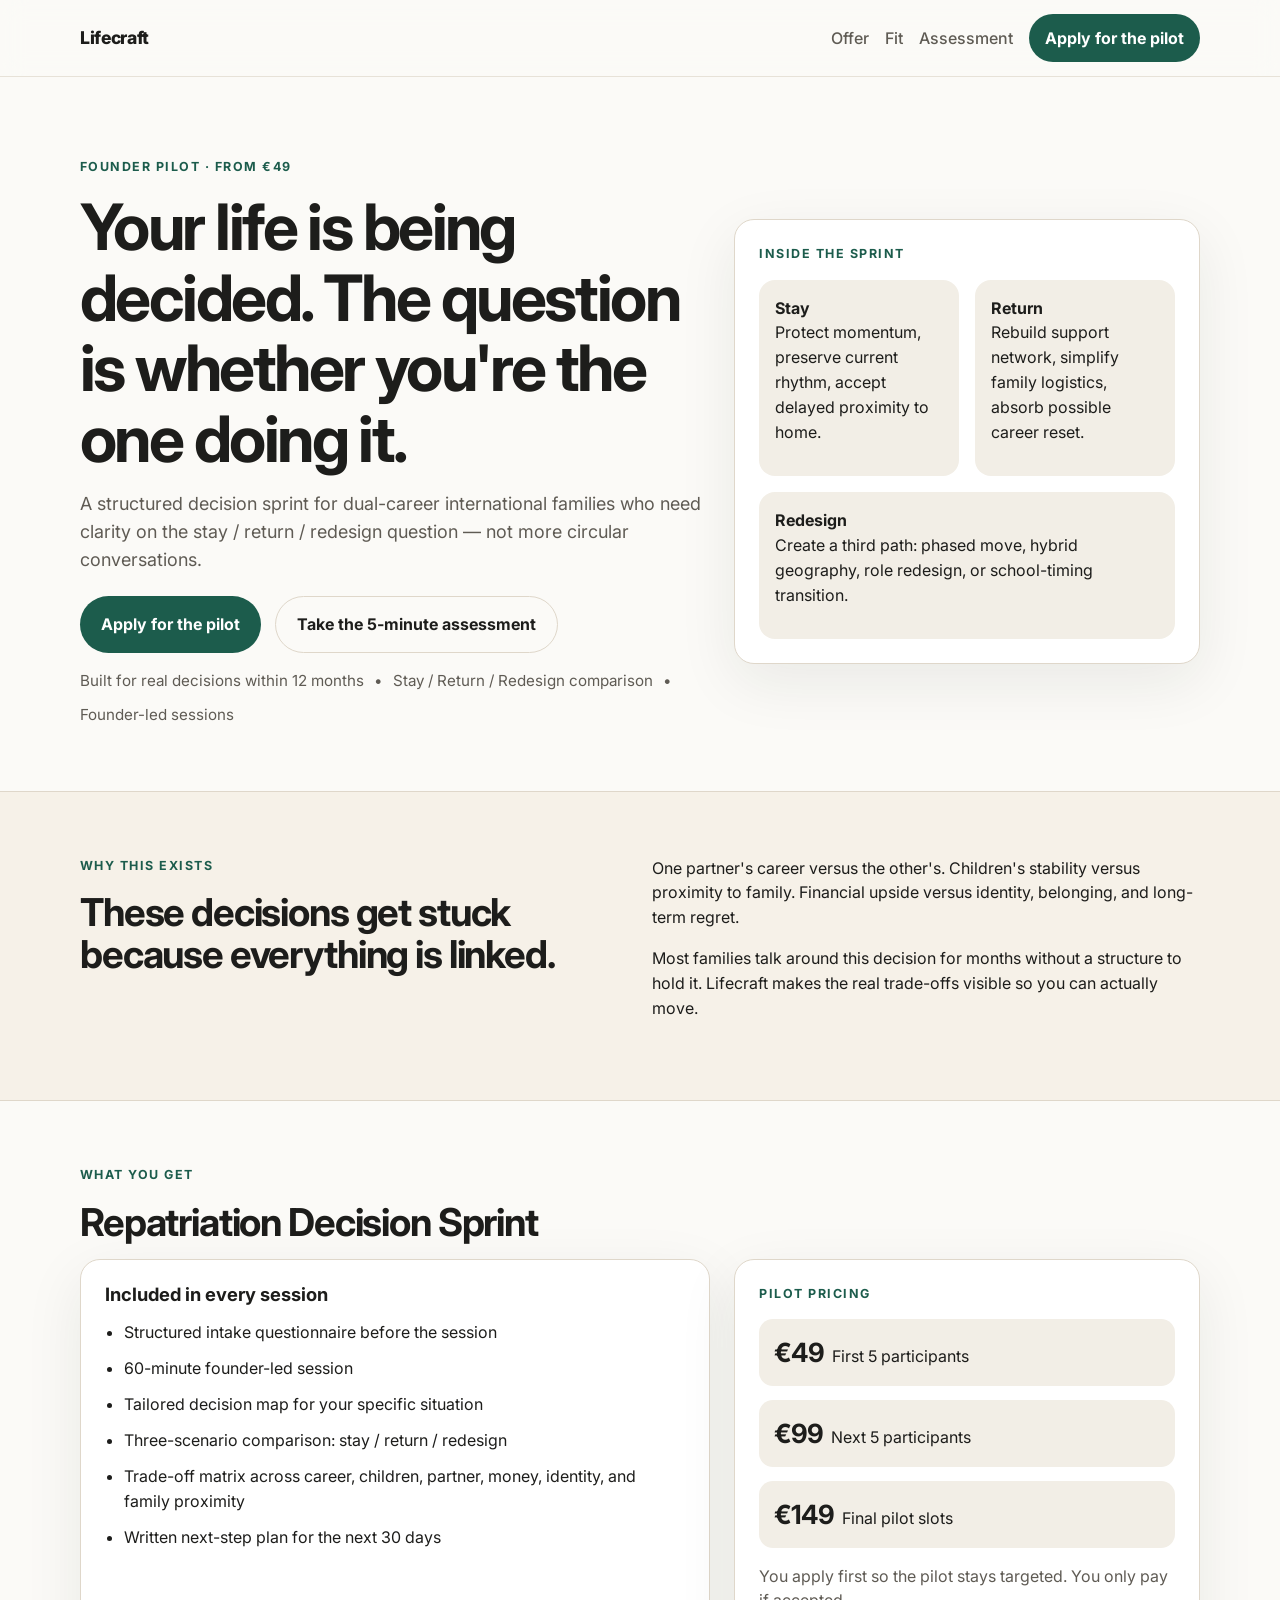
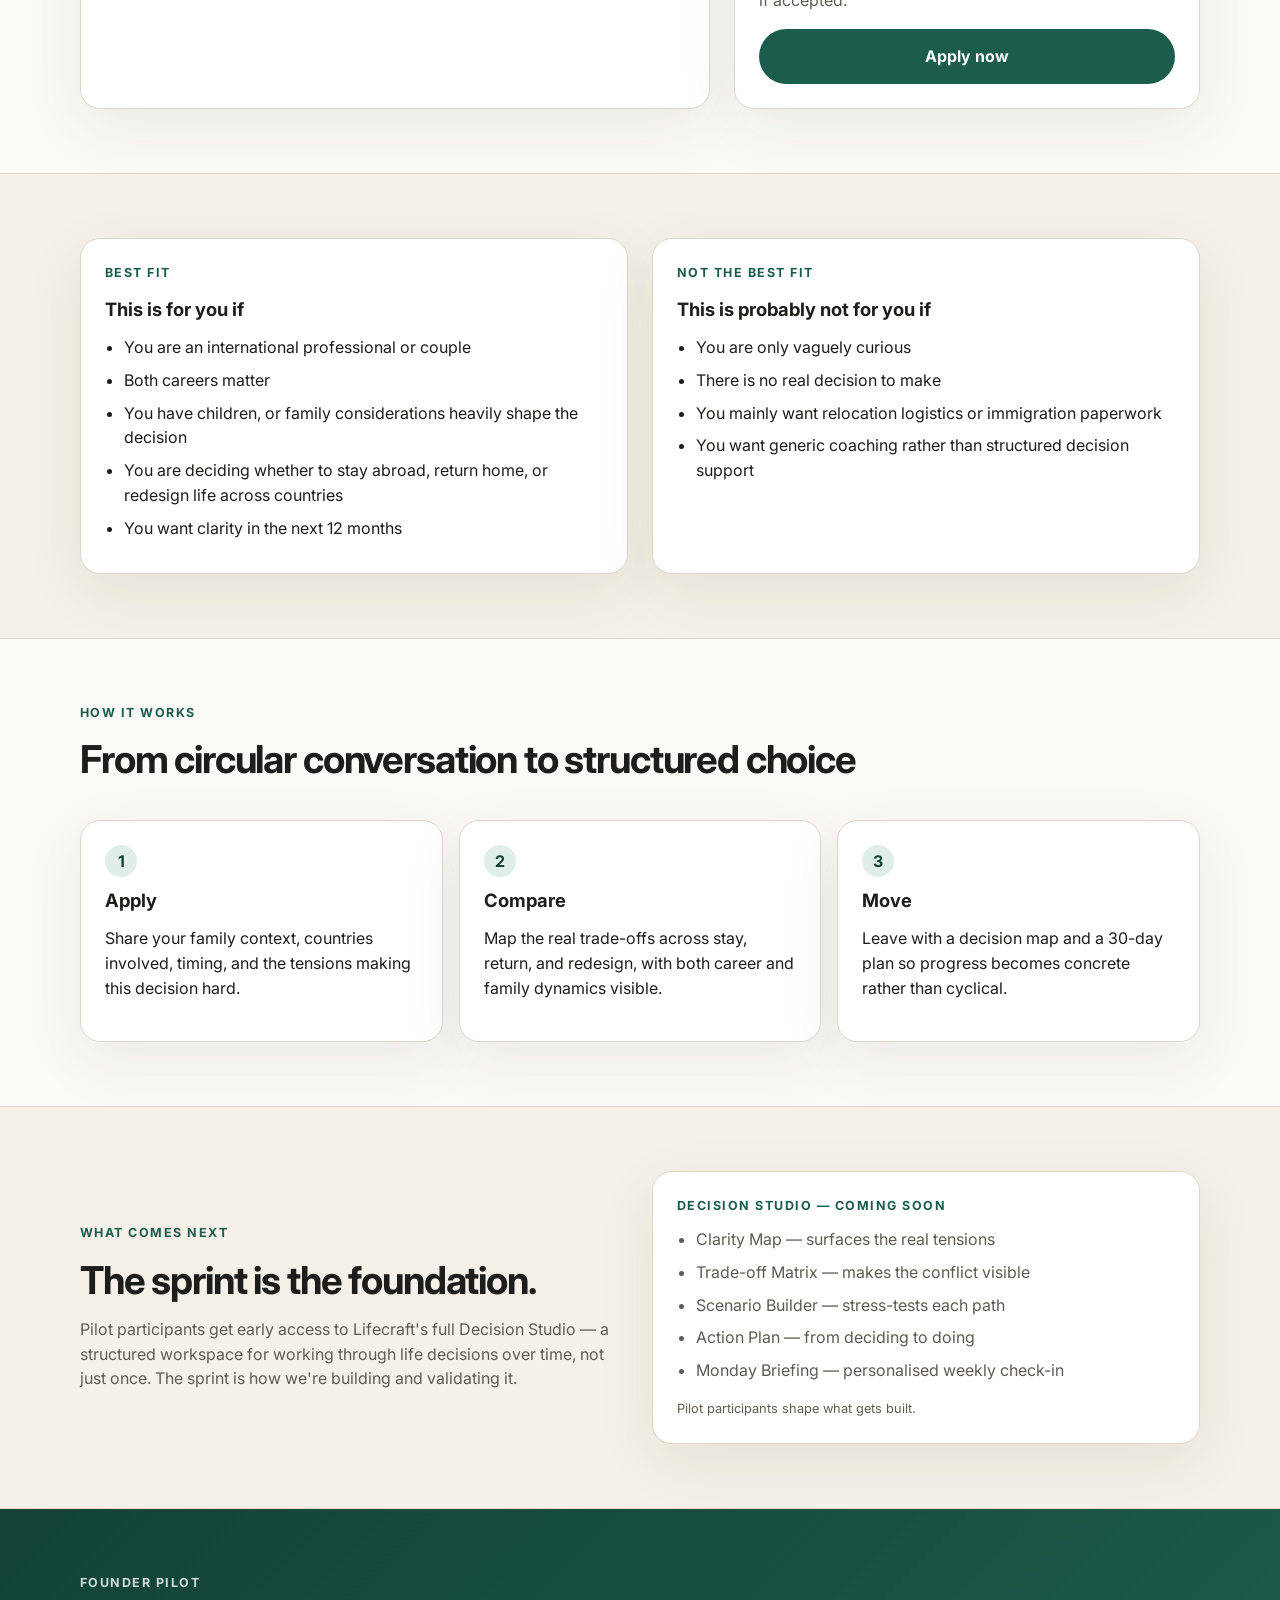
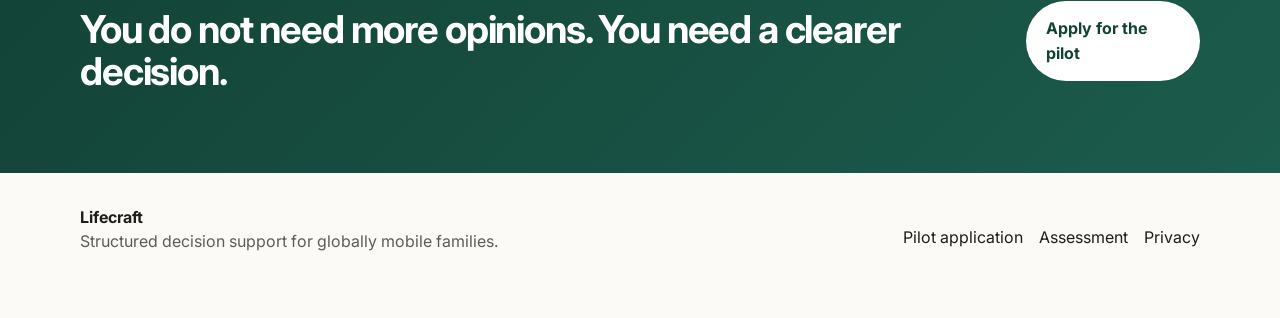
<file: index.html>
<!DOCTYPE html>
<html lang="en">
<head>
  <meta charset="UTF-8" />
  <meta name="viewport" content="width=device-width, initial-scale=1.0" />
  <title>Lifecraft | Repatriation Decision Sprint</title>
  <meta name="description" content="A structured decision sprint for dual-career international families deciding whether to stay abroad, return home, or redesign life across countries." />
  <link rel="preconnect" href="https://fonts.googleapis.com">
  <link rel="preconnect" href="https://fonts.gstatic.com" crossorigin>
  <link href="https://fonts.googleapis.com/css2?family=Inter:wght@400;500;600;700;800&display=swap" rel="stylesheet">
  <link rel="stylesheet" href="styles.css" />
</head>
<body>
  <header class="site-header">
    <div class="container nav">
      <a class="brand" href="index.html">Lifecraft</a>
      <nav class="nav-links" aria-label="Primary">
        <a class="nav-link" href="#offer">Offer</a>
        <a class="nav-link" href="#fit">Fit</a>
        <a class="nav-link" href="assessment.html">Assessment</a>
        <a class="btn btn-small" href="apply.html">Apply for the pilot</a>
      </nav>
    </div>
  </header>

  <main>
    <!-- HERO -->
    <section class="hero">
      <div class="container hero-grid">
        <div>
          <p class="eyebrow">Founder pilot · from €49</p>
          <h1>Your life is being decided. The question is whether you're the one doing it.</h1>
          <p class="hero-copy">A structured decision sprint for dual-career international families who need clarity on the stay / return / redesign question — not more circular conversations.</p>
          <div class="cta-row">
            <a class="btn" href="apply.html">Apply for the pilot</a>
            <a class="btn btn-secondary" href="assessment.html">Take the 5-minute assessment</a>
          </div>
          <div class="micro-proof">
            <span>Built for real decisions within 12 months</span>
            <span>•</span>
            <span>Stay / Return / Redesign comparison</span>
            <span>•</span>
            <span>Founder-led sessions</span>
          </div>
        </div>
        <aside class="card hero-card">
          <p class="mini-label">Inside the sprint</p>
          <div class="decision-grid">
            <div class="decision-box">
              <strong>Stay</strong>
              <p>Protect momentum, preserve current rhythm, accept delayed proximity to home.</p>
            </div>
            <div class="decision-box">
              <strong>Return</strong>
              <p>Rebuild support network, simplify family logistics, absorb possible career reset.</p>
            </div>
            <div class="decision-box decision-box-wide">
              <strong>Redesign</strong>
              <p>Create a third path: phased move, hybrid geography, role redesign, or school-timing transition.</p>
            </div>
          </div>
        </aside>
      </div>
    </section>

    <!-- WHY -->
    <section class="section muted">
      <div class="container two-col">
        <div>
          <p class="section-label">Why this exists</p>
          <h2>These decisions get stuck because everything is linked.</h2>
        </div>
        <div>
          <p>One partner's career versus the other's. Children's stability versus proximity to family. Financial upside versus identity, belonging, and long-term regret.</p>
          <p>Most families talk around this decision for months without a structure to hold it. Lifecraft makes the real trade-offs visible so you can actually move.</p>
        </div>
      </div>
    </section>

    <!-- OFFER -->
    <section class="section" id="offer">
      <div class="container">
        <p class="section-label">What you get</p>
        <h2>Repatriation Decision Sprint</h2>
        <div class="offer-grid">
          <div class="card offer-card">
            <h3>Included in every session</h3>
            <ul class="feature-list">
              <li>Structured intake questionnaire before the session</li>
              <li>60-minute founder-led session</li>
              <li>Tailored decision map for your specific situation</li>
              <li>Three-scenario comparison: stay / return / redesign</li>
              <li>Trade-off matrix across career, children, partner, money, identity, and family proximity</li>
              <li>Written next-step plan for the next 30 days</li>
            </ul>
          </div>
          <div class="card price-card">
            <p class="price-eyebrow">Pilot pricing</p>
            <div class="price-stack">
              <div><strong>€49</strong><span>First 5 participants</span></div>
              <div><strong>€99</strong><span>Next 5 participants</span></div>
              <div><strong>€149</strong><span>Final pilot slots</span></div>
            </div>
            <p class="small">You apply first so the pilot stays targeted. You only pay if accepted.</p>
            <a class="btn full-width" href="apply.html">Apply now</a>
          </div>
        </div>
      </div>
    </section>

    <!-- FIT -->
    <section class="section muted" id="fit">
      <div class="container fit-grid">
        <div class="card fit-card">
          <p class="section-label">Best fit</p>
          <h3>This is for you if</h3>
          <ul class="feature-list compact">
            <li>You are an international professional or couple</li>
            <li>Both careers matter</li>
            <li>You have children, or family considerations heavily shape the decision</li>
            <li>You are deciding whether to stay abroad, return home, or redesign life across countries</li>
            <li>You want clarity in the next 12 months</li>
          </ul>
        </div>
        <div class="card fit-card">
          <p class="section-label">Not the best fit</p>
          <h3>This is probably not for you if</h3>
          <ul class="feature-list compact">
            <li>You are only vaguely curious</li>
            <li>There is no real decision to make</li>
            <li>You mainly want relocation logistics or immigration paperwork</li>
            <li>You want generic coaching rather than structured decision support</li>
          </ul>
        </div>
      </div>
    </section>

    <!-- PROCESS -->
    <section class="section">
      <div class="container process-grid">
        <div>
          <p class="section-label">How it works</p>
          <h2>From circular conversation to structured choice</h2>
        </div>
        <div class="process-cards">
          <article class="card process-card">
            <span class="step">1</span>
            <h3>Apply</h3>
            <p>Share your family context, countries involved, timing, and the tensions making this decision hard.</p>
          </article>
          <article class="card process-card">
            <span class="step">2</span>
            <h3>Compare</h3>
            <p>Map the real trade-offs across stay, return, and redesign, with both career and family dynamics visible.</p>
          </article>
          <article class="card process-card">
            <span class="step">3</span>
            <h3>Move</h3>
            <p>Leave with a decision map and a 30-day plan so progress becomes concrete rather than cyclical.</p>
          </article>
        </div>
      </div>
    </section>

    <!-- PRODUCT BRIDGE -->
    <section class="section muted">
      <div class="container two-col" style="align-items:center">
        <div>
          <p class="section-label">What comes next</p>
          <h2>The sprint is the foundation.</h2>
          <p style="color:var(--muted);margin-bottom:0">Pilot participants get early access to Lifecraft's full Decision Studio — a structured workspace for working through life decisions over time, not just once. The sprint is how we're building and validating it.</p>
        </div>
        <div class="card" style="padding:1.5rem">
          <p class="mini-label" style="margin-bottom:.75rem">Decision Studio — coming soon</p>
          <ul class="feature-list compact" style="color:var(--muted)">
            <li>Clarity Map — surfaces the real tensions</li>
            <li>Trade-off Matrix — makes the conflict visible</li>
            <li>Scenario Builder — stress-tests each path</li>
            <li>Action Plan — from deciding to doing</li>
            <li>Monday Briefing — personalised weekly check-in</li>
          </ul>
          <p style="font-size:.8rem;color:var(--muted);margin:1rem 0 0">Pilot participants shape what gets built.</p>
        </div>
      </div>
    </section>

    <!-- FINAL CTA -->
    <section class="section cta-band">
      <div class="container cta-band-inner">
        <div>
          <p class="section-label light">Founder pilot</p>
          <h2>You do not need more opinions. You need a clearer decision.</h2>
        </div>
        <a class="btn btn-light" href="apply.html">Apply for the pilot</a>
      </div>
    </section>
  </main>

  <footer class="site-footer">
    <div class="container footer-grid">
      <div>
        <strong>Lifecraft</strong>
        <p class="footer-copy">Structured decision support for globally mobile families.</p>
      </div>
      <div class="footer-links">
        <a href="apply.html">Pilot application</a>
        <a href="assessment.html">Assessment</a>
        <a href="privacy.html">Privacy</a>
      </div>
    </div>
  </footer>
</body>
</html>
</file>
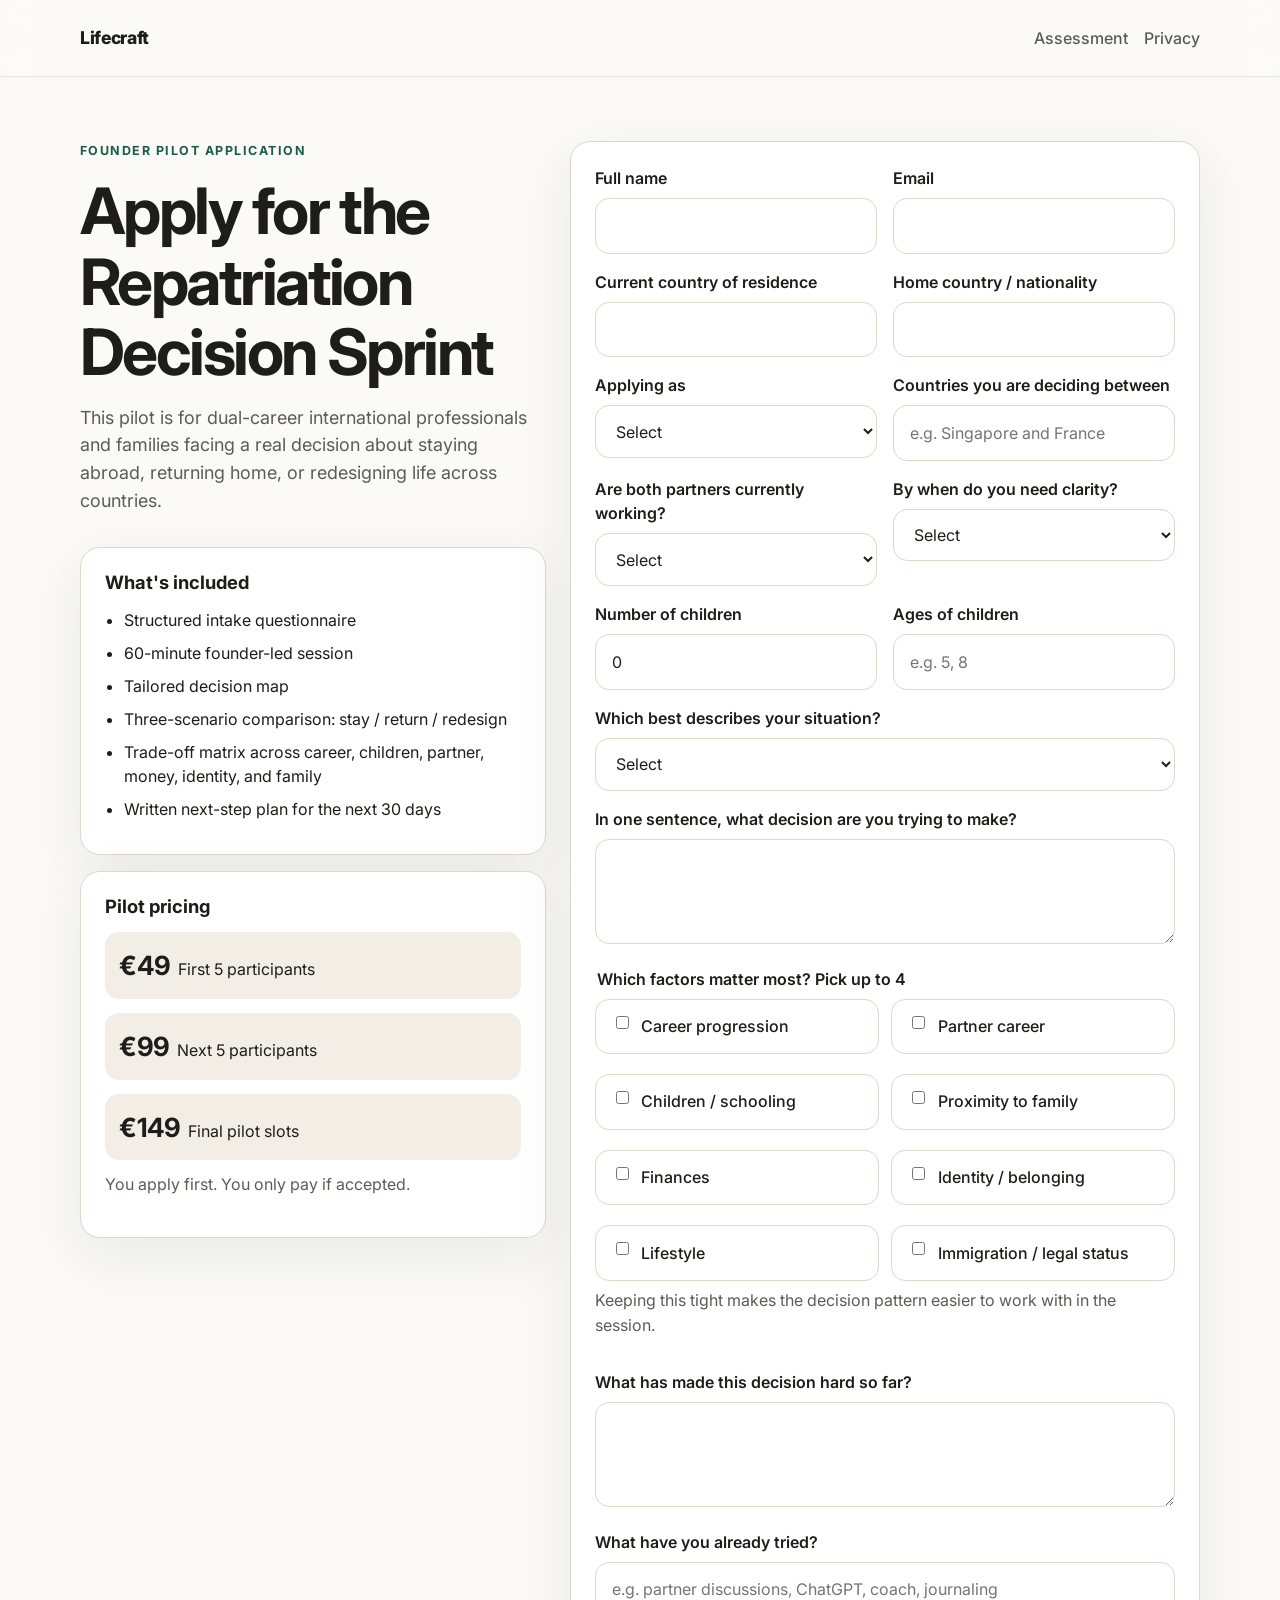
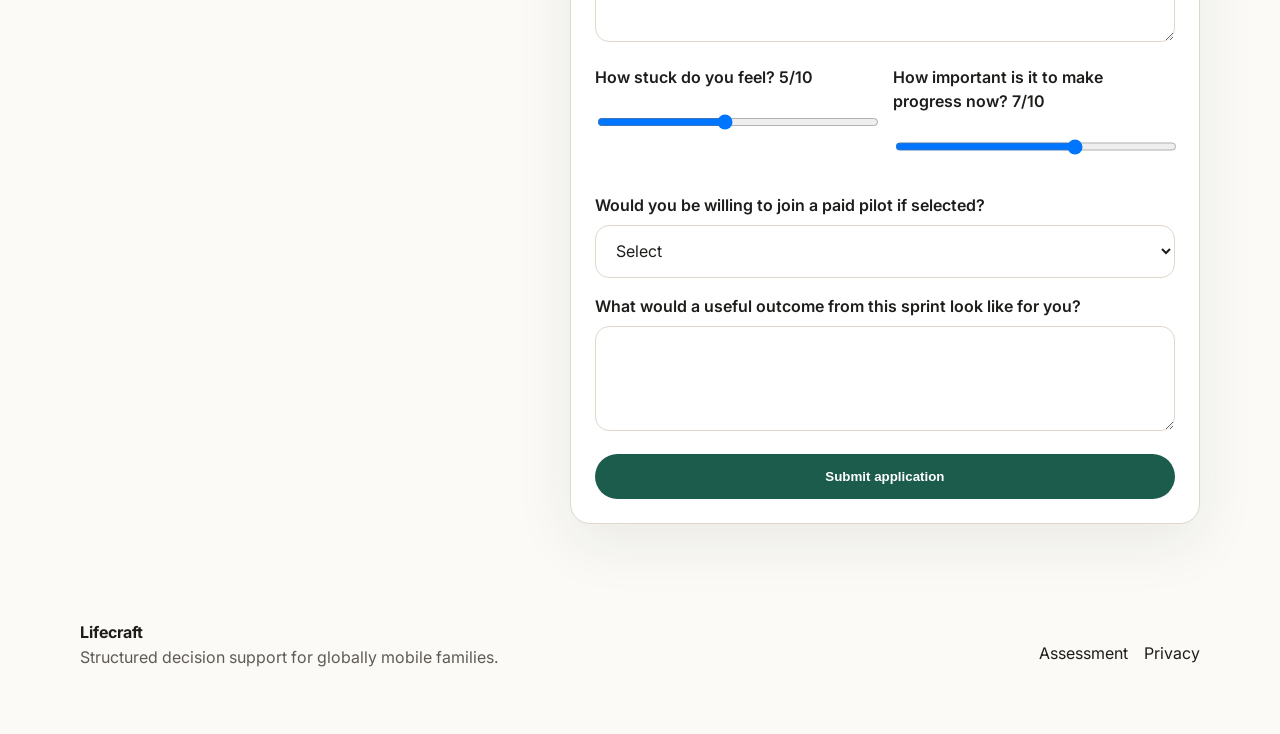
<file: apply.html>
<!DOCTYPE html>
<html lang="en">
<head>
  <meta charset="UTF-8" />
  <meta name="viewport" content="width=device-width, initial-scale=1.0" />
  <title>Apply | Lifecraft Pilot</title>
  <meta name="description" content="Apply for the Lifecraft founder pilot for dual-career international families facing a repatriation decision." />
  <link rel="preconnect" href="https://fonts.googleapis.com">
  <link rel="preconnect" href="https://fonts.gstatic.com" crossorigin>
  <link href="https://fonts.googleapis.com/css2?family=Inter:wght@400;500;600;700;800&display=swap" rel="stylesheet">
  <link rel="stylesheet" href="styles.css" />
  <style>
    .checkbox-grid label {
      cursor: pointer;
      user-select: none;
    }
    .checkbox-limit-msg {
      display: none;
      font-size: .8rem;
      color: #c04a2c;
      margin-top: .4rem;
      font-weight: 500;
    }
    .checkbox-limit-msg.visible { display: block; }
  </style>
</head>
<body>
  <header class="site-header slim-header">
    <div class="container nav">
      <a class="brand" href="index.html">Lifecraft</a>
      <nav class="nav-links" aria-label="Secondary">
        <a class="nav-link" href="assessment.html">Assessment</a>
        <a class="nav-link" href="privacy.html">Privacy</a>
      </nav>
    </div>
  </header>

  <main class="section">
    <div class="container form-layout">
      <section>
        <p class="section-label">Founder pilot application</p>
        <h1>Apply for the Repatriation Decision Sprint</h1>
        <p class="lead">This pilot is for dual-career international professionals and families facing a real decision about staying abroad, returning home, or redesigning life across countries.</p>

        <div class="card sidebar-note" style="margin-top:2rem">
          <h3>What's included</h3>
          <ul class="feature-list compact">
            <li>Structured intake questionnaire</li>
            <li>60-minute founder-led session</li>
            <li>Tailored decision map</li>
            <li>Three-scenario comparison: stay / return / redesign</li>
            <li>Trade-off matrix across career, children, partner, money, identity, and family</li>
            <li>Written next-step plan for the next 30 days</li>
          </ul>
        </div>

        <div class="card sidebar-note" style="margin-top:1rem">
          <h3>Pilot pricing</h3>
          <div class="price-stack" style="margin:.75rem 0 0">
            <div><strong>€49</strong><span>First 5 participants</span></div>
            <div><strong>€99</strong><span>Next 5 participants</span></div>
            <div><strong>€149</strong><span>Final pilot slots</span></div>
          </div>
          <p class="small" style="margin-top:.75rem;color:var(--muted)">You apply first. You only pay if accepted.</p>
        </div>
      </section>

      <section class="card form-card">
        <form name="pilot-application" method="POST" data-netlify="true" netlify-honeypot="bot-field" id="pilotForm">
          <input type="hidden" name="form-name" value="pilot-application" />
          <p style="display:none">
            <label>Do not fill this out: <input name="bot-field" /></label>
          </p>

          <div class="form-grid">
            <div>
              <label for="name">Full name</label>
              <input id="name" name="name" required />
            </div>
            <div>
              <label for="email">Email</label>
              <input id="email" name="email" type="email" required />
            </div>
          </div>

          <div class="form-grid">
            <div>
              <label for="currentCountry">Current country of residence</label>
              <input id="currentCountry" name="currentCountry" required />
            </div>
            <div>
              <label for="homeCountry">Home country / nationality</label>
              <input id="homeCountry" name="homeCountry" required />
            </div>
          </div>

          <div class="form-grid">
            <div>
              <label for="partnerMode">Applying as</label>
              <select id="partnerMode" name="partnerMode" required>
                <option value="">Select</option>
                <option>One partner</option>
                <option>Both partners</option>
              </select>
            </div>
            <div>
              <label for="countries">Countries you are deciding between</label>
              <input id="countries" name="countries" placeholder="e.g. Singapore and France" required />
            </div>
          </div>

          <div class="form-grid">
            <div>
              <label for="careers">Are both partners currently working?</label>
              <select id="careers" name="careers" required>
                <option value="">Select</option>
                <option>Yes, both</option>
                <option>One currently</option>
                <option>One planning to return to work</option>
              </select>
            </div>
            <div>
              <label for="timeline">By when do you need clarity?</label>
              <select id="timeline" name="timeline" required>
                <option value="">Select</option>
                <option>Within 3 months</option>
                <option>Within 6 months</option>
                <option>Within 12 months</option>
                <option>Later than 12 months</option>
              </select>
            </div>
          </div>

          <div class="form-grid">
            <div>
              <label for="childrenCount">Number of children</label>
              <input id="childrenCount" name="childrenCount" type="number" min="0" value="0" required />
            </div>
            <div>
              <label for="childrenAges">Ages of children</label>
              <input id="childrenAges" name="childrenAges" placeholder="e.g. 5, 8" />
            </div>
          </div>

          <div>
            <label for="decisionType">Which best describes your situation?</label>
            <select id="decisionType" name="decisionType" required>
              <option value="">Select</option>
              <option>Stay abroad</option>
              <option>Repatriate</option>
              <option>Redesign life across two countries</option>
              <option>Not sure yet</option>
            </select>
          </div>

          <div>
            <label for="decision">In one sentence, what decision are you trying to make?</label>
            <textarea id="decision" name="decision" rows="3" required></textarea>
          </div>

          <fieldset>
            <legend>Which factors matter most? Pick up to 4</legend>
            <div class="checkbox-grid">
              <label><input type="checkbox" name="factors" value="Career progression"> Career progression</label>
              <label><input type="checkbox" name="factors" value="Partner career"> Partner career</label>
              <label><input type="checkbox" name="factors" value="Children / schooling"> Children / schooling</label>
              <label><input type="checkbox" name="factors" value="Proximity to family"> Proximity to family</label>
              <label><input type="checkbox" name="factors" value="Finances"> Finances</label>
              <label><input type="checkbox" name="factors" value="Identity / belonging"> Identity / belonging</label>
              <label><input type="checkbox" name="factors" value="Lifestyle"> Lifestyle</label>
              <label><input type="checkbox" name="factors" value="Immigration / legal status"> Immigration / legal status</label>
            </div>
            <p class="checkbox-limit-msg" id="factorLimitMsg">Maximum 4 factors. Uncheck one before selecting another.</p>
            <p class="help-text">Keeping this tight makes the decision pattern easier to work with in the session.</p>
          </fieldset>

          <div>
            <label for="hard">What has made this decision hard so far?</label>
            <textarea id="hard" name="hard" rows="3" required></textarea>
          </div>

          <div>
            <label for="tried">What have you already tried?</label>
            <textarea id="tried" name="tried" rows="2" placeholder="e.g. partner discussions, ChatGPT, coach, journaling"></textarea>
          </div>

          <div class="form-grid">
            <div>
              <label for="stuck">How stuck do you feel? <span id="stuckValue">5</span>/10</label>
              <input id="stuck" name="stuck" type="range" min="1" max="10" value="5" />
            </div>
            <div>
              <label for="importance">How important is it to make progress now? <span id="importanceValue">7</span>/10</label>
              <input id="importance" name="importance" type="range" min="1" max="10" value="7" />
            </div>
          </div>

          <div>
            <label for="paid">Would you be willing to join a paid pilot if selected?</label>
            <select id="paid" name="paid" required>
              <option value="">Select</option>
              <option>Yes, at €49</option>
              <option>Maybe, depending on fit</option>
              <option>No</option>
            </select>
          </div>

          <div>
            <label for="outcome">What would a useful outcome from this sprint look like for you?</label>
            <textarea id="outcome" name="outcome" rows="3"></textarea>
          </div>

          <button type="submit" class="btn full-width">Submit application</button>
        </form>
      </section>
    </div>
  </main>

  <footer class="site-footer">
    <div class="container footer-grid">
      <div>
        <strong>Lifecraft</strong>
        <p class="footer-copy">Structured decision support for globally mobile families.</p>
      </div>
      <div class="footer-links">
        <a href="assessment.html">Assessment</a>
        <a href="privacy.html">Privacy</a>
      </div>
    </div>
  </footer>

  <script src="app.js"></script>

  <script>
    const form = document.getElementById("pilotForm");

    if (form) {
      form.addEventListener("submit", async (e) => {
        e.preventDefault();

        const formData = new FormData(form);

        try {
          await fetch("/", {
            method: "POST",
            headers: { "Content-Type": "application/x-www-form-urlencoded" },
            body: new URLSearchParams(formData).toString(),
          });

          window.location.href = "/thank-you.html";
        } catch (error) {
          alert("Something went wrong. Please try again.");
          console.error(error);
        }
      });
    }
  </script>
  <script src="app.js"></script>
  <script>
    const form = document.getElementById("pilotForm");

    if (form) {
      form.addEventListener("submit", async (e) => {
        e.preventDefault();

        const formData = new FormData(form);

        try {
          await fetch("/", {
            method: "POST",
            headers: { "Content-Type": "application/x-www-form-urlencoded" },
            body: new URLSearchParams(formData).toString(),
          });

          window.location.href = "/thank-you.html";
        } catch (error) {
          alert("Something went wrong. Please try again.");
          console.error(error);
        }
      });
    }
  </script>
</body>
</html>
</file>
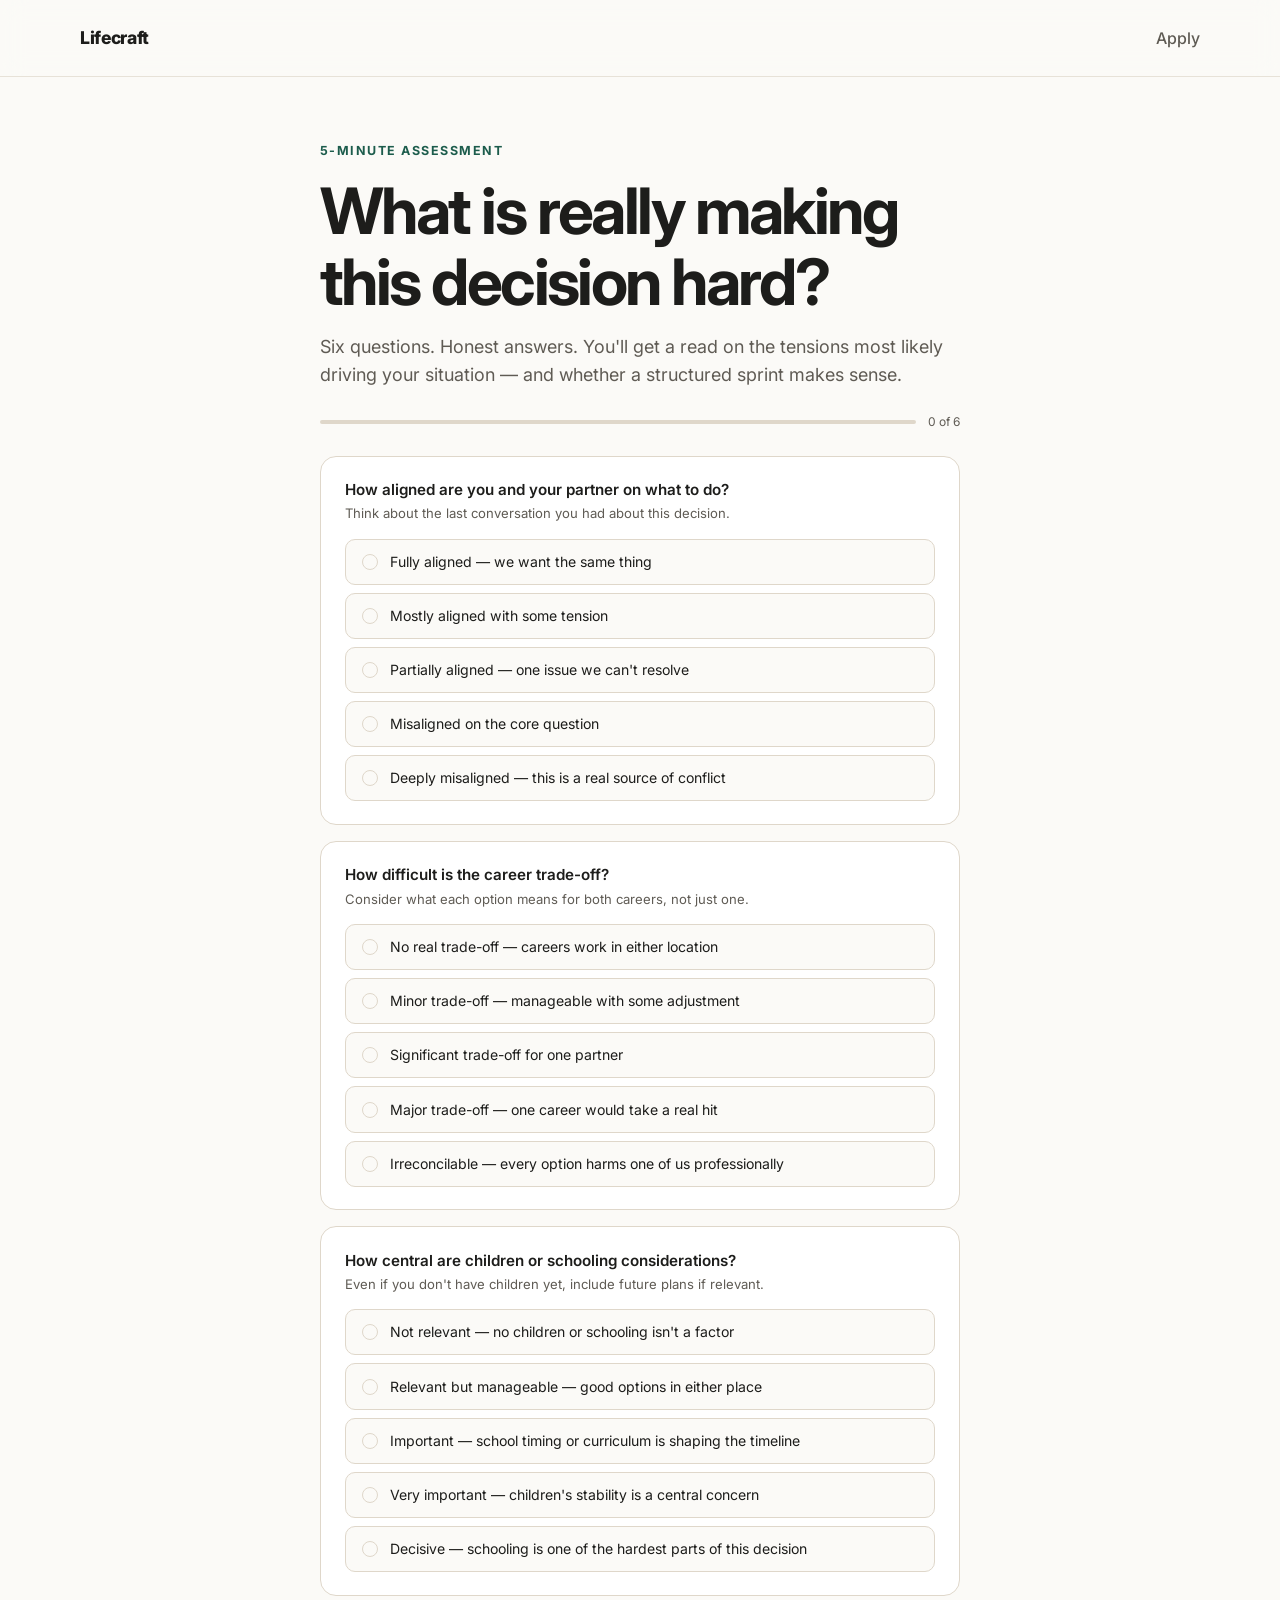
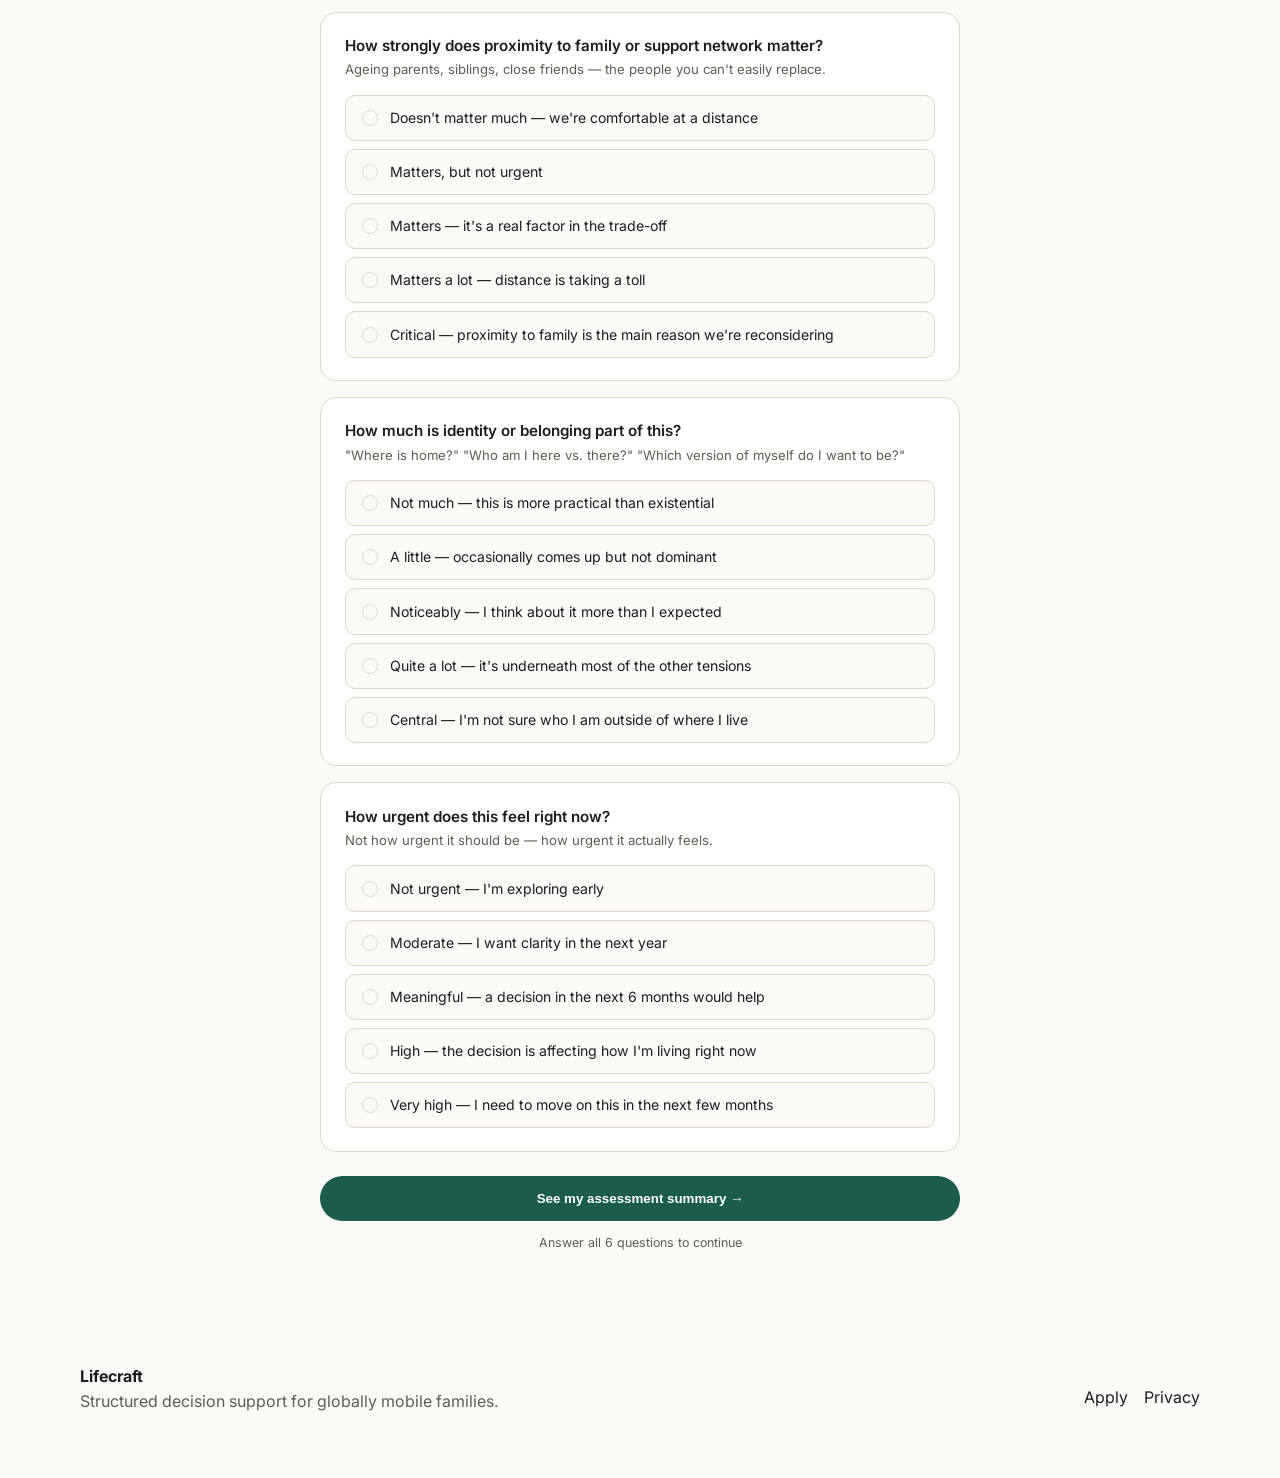
<file: assessment.html>
<!DOCTYPE html>
<html lang="en">
<head>
  <meta charset="UTF-8" />
  <meta name="viewport" content="width=device-width, initial-scale=1.0" />
  <title>Assessment | Lifecraft</title>
  <meta name="description" content="Take a 5-minute decision assessment for your repatriation choice." />
  <link rel="preconnect" href="https://fonts.googleapis.com">
  <link rel="preconnect" href="https://fonts.gstatic.com" crossorigin>
  <link href="https://fonts.googleapis.com/css2?family=Inter:wght@400;500;600;700;800&display=swap" rel="stylesheet">
  <link rel="stylesheet" href="styles.css" />
  <style>
    .narrow-shell { max-width: 640px; }

    /* Question cards */
    .q-card {
      background: var(--surface);
      border: 1px solid var(--line);
      border-radius: 16px;
      padding: 1.4rem 1.5rem;
      margin-bottom: 1rem;
      transition: border-color .2s;
    }
    .q-card:focus-within { border-color: var(--brand); }

    .q-card label {
      font-weight: 600;
      font-size: .95rem;
      color: var(--text);
      display: block;
      margin-bottom: 1rem;
      line-height: 1.4;
    }

    .q-card label .q-sub {
      display: block;
      font-weight: 400;
      font-size: .82rem;
      color: var(--muted);
      margin-top: .25rem;
    }

    /* Option buttons */
    .option-group {
      display: flex;
      flex-direction: column;
      gap: .5rem;
    }

    .option-btn {
      display: flex;
      align-items: center;
      gap: .75rem;
      padding: .7rem 1rem;
      border: 1.5px solid var(--line);
      border-radius: 10px;
      cursor: pointer;
      font-size: .88rem;
      color: var(--text);
      background: var(--bg);
      transition: all .15s;
      user-select: none;
    }

    .option-btn:hover { border-color: var(--brand); background: var(--brand-soft); }

    .option-btn.selected {
      border-color: var(--brand);
      background: var(--brand-soft);
      font-weight: 600;
    }

    .option-radio {
      width: 16px;
      height: 16px;
      border: 1.5px solid var(--line);
      border-radius: 50%;
      flex-shrink: 0;
      transition: all .15s;
      position: relative;
    }

    .option-btn.selected .option-radio {
      border-color: var(--brand);
      background: var(--brand);
    }

    .option-btn.selected .option-radio::after {
      content: '';
      position: absolute;
      inset: 3px;
      background: white;
      border-radius: 50%;
    }

    /* Progress */
    .assessment-progress {
      display: flex;
      align-items: center;
      gap: .75rem;
      margin-bottom: 1.5rem;
    }

    .progress-track {
      flex: 1;
      height: 4px;
      background: var(--line);
      border-radius: 2px;
      overflow: hidden;
    }

    .progress-fill {
      height: 100%;
      background: var(--brand);
      border-radius: 2px;
      transition: width .4s ease;
    }

    .progress-label {
      font-size: .75rem;
      color: var(--muted);
      white-space: nowrap;
    }

    /* Submit */
    .submit-row {
      margin-top: 1.5rem;
      display: flex;
      flex-direction: column;
      gap: .75rem;
    }

    .submit-note {
      font-size: .78rem;
      color: var(--muted);
      text-align: center;
    }

    /* Result screen */
    .result-screen { display: none; }
    .result-screen.visible { display: block; }
    .form-screen.hidden { display: none; }

    .tension-tag {
      display: inline-flex;
      align-items: center;
      gap: .4rem;
      background: var(--brand-soft);
      border: 1px solid rgba(28,92,76,.15);
      color: var(--brand-dark);
      padding: .35rem .75rem;
      border-radius: 99px;
      font-size: .8rem;
      font-weight: 500;
      margin: .2rem;
    }

    .score-band {
      display: inline-block;
      padding: .3rem .9rem;
      border-radius: 99px;
      font-size: .8rem;
      font-weight: 700;
      letter-spacing: .06em;
      text-transform: uppercase;
      margin-bottom: 1rem;
    }

    .score-high { background: #fdecea; color: #b93b2b; }
    .score-mid  { background: #fef3e2; color: #a05c15; }
    .score-low  { background: var(--brand-soft); color: var(--brand-dark); }

    .result-insight {
      background: var(--surface-alt);
      border-radius: 14px;
      padding: 1.2rem 1.4rem;
      margin-bottom: 1rem;
    }

    .result-insight h3 {
      font-size: .8rem;
      text-transform: uppercase;
      letter-spacing: .1em;
      color: var(--brand);
      margin-bottom: .6rem;
    }

    .result-insight p {
      font-size: .9rem;
      color: var(--text);
      margin: 0;
      line-height: 1.6;
    }

    @media (max-width: 600px) {
      .option-btn { font-size: .84rem; }
    }
  </style>
</head>
<body>
  <header class="site-header slim-header">
    <div class="container nav">
      <a class="brand" href="index.html">Lifecraft</a>
      <nav class="nav-links">
        <a class="nav-link" href="apply.html">Apply</a>
      </nav>
    </div>
  </header>

  <main class="section">
    <div class="container narrow-shell">

      <!-- FORM SCREEN -->
      <div class="form-screen" id="formScreen">
        <p class="section-label">5-minute assessment</p>
        <h1>What is really making this decision hard?</h1>
        <p class="lead">Six questions. Honest answers. You'll get a read on the tensions most likely driving your situation — and whether a structured sprint makes sense.</p>

        <div class="assessment-progress" style="margin-top:1.5rem">
          <div class="progress-track">
            <div class="progress-fill" id="progressFill" style="width:0%"></div>
          </div>
          <span class="progress-label" id="progressLabel">0 of 6</span>
        </div>

        <form id="assessmentForm" action="#" onsubmit="return false">

          <div class="q-card">
            <label for="alignment">
              How aligned are you and your partner on what to do?
              <span class="q-sub">Think about the last conversation you had about this decision.</span>
            </label>
            <div class="option-group" data-field="alignment">
              <div class="option-btn" data-value="1" onclick="selectOption(this)"><div class="option-radio"></div>Fully aligned — we want the same thing</div>
              <div class="option-btn" data-value="2" onclick="selectOption(this)"><div class="option-radio"></div>Mostly aligned with some tension</div>
              <div class="option-btn" data-value="3" onclick="selectOption(this)"><div class="option-radio"></div>Partially aligned — one issue we can't resolve</div>
              <div class="option-btn" data-value="4" onclick="selectOption(this)"><div class="option-radio"></div>Misaligned on the core question</div>
              <div class="option-btn" data-value="5" onclick="selectOption(this)"><div class="option-radio"></div>Deeply misaligned — this is a real source of conflict</div>
            </div>
            <input type="hidden" name="alignment" id="alignment" required />
          </div>

          <div class="q-card">
            <label for="career">
              How difficult is the career trade-off?
              <span class="q-sub">Consider what each option means for both careers, not just one.</span>
            </label>
            <div class="option-group" data-field="career">
              <div class="option-btn" data-value="1" onclick="selectOption(this)"><div class="option-radio"></div>No real trade-off — careers work in either location</div>
              <div class="option-btn" data-value="2" onclick="selectOption(this)"><div class="option-radio"></div>Minor trade-off — manageable with some adjustment</div>
              <div class="option-btn" data-value="3" onclick="selectOption(this)"><div class="option-radio"></div>Significant trade-off for one partner</div>
              <div class="option-btn" data-value="4" onclick="selectOption(this)"><div class="option-radio"></div>Major trade-off — one career would take a real hit</div>
              <div class="option-btn" data-value="5" onclick="selectOption(this)"><div class="option-radio"></div>Irreconcilable — every option harms one of us professionally</div>
            </div>
            <input type="hidden" name="career" id="career" required />
          </div>

          <div class="q-card">
            <label for="schooling">
              How central are children or schooling considerations?
              <span class="q-sub">Even if you don't have children yet, include future plans if relevant.</span>
            </label>
            <div class="option-group" data-field="schooling">
              <div class="option-btn" data-value="1" onclick="selectOption(this)"><div class="option-radio"></div>Not relevant — no children or schooling isn't a factor</div>
              <div class="option-btn" data-value="2" onclick="selectOption(this)"><div class="option-radio"></div>Relevant but manageable — good options in either place</div>
              <div class="option-btn" data-value="3" onclick="selectOption(this)"><div class="option-radio"></div>Important — school timing or curriculum is shaping the timeline</div>
              <div class="option-btn" data-value="4" onclick="selectOption(this)"><div class="option-radio"></div>Very important — children's stability is a central concern</div>
              <div class="option-btn" data-value="5" onclick="selectOption(this)"><div class="option-radio"></div>Decisive — schooling is one of the hardest parts of this decision</div>
            </div>
            <input type="hidden" name="schooling" id="schooling" required />
          </div>

          <div class="q-card">
            <label for="support">
              How strongly does proximity to family or support network matter?
              <span class="q-sub">Ageing parents, siblings, close friends — the people you can't easily replace.</span>
            </label>
            <div class="option-group" data-field="support">
              <div class="option-btn" data-value="1" onclick="selectOption(this)"><div class="option-radio"></div>Doesn't matter much — we're comfortable at a distance</div>
              <div class="option-btn" data-value="2" onclick="selectOption(this)"><div class="option-radio"></div>Matters, but not urgent</div>
              <div class="option-btn" data-value="3" onclick="selectOption(this)"><div class="option-radio"></div>Matters — it's a real factor in the trade-off</div>
              <div class="option-btn" data-value="4" onclick="selectOption(this)"><div class="option-radio"></div>Matters a lot — distance is taking a toll</div>
              <div class="option-btn" data-value="5" onclick="selectOption(this)"><div class="option-radio"></div>Critical — proximity to family is the main reason we're reconsidering</div>
            </div>
            <input type="hidden" name="support" id="support" required />
          </div>

          <div class="q-card">
            <label for="identity">
              How much is identity or belonging part of this?
              <span class="q-sub">"Where is home?" "Who am I here vs. there?" "Which version of myself do I want to be?"</span>
            </label>
            <div class="option-group" data-field="identity">
              <div class="option-btn" data-value="1" onclick="selectOption(this)"><div class="option-radio"></div>Not much — this is more practical than existential</div>
              <div class="option-btn" data-value="2" onclick="selectOption(this)"><div class="option-radio"></div>A little — occasionally comes up but not dominant</div>
              <div class="option-btn" data-value="3" onclick="selectOption(this)"><div class="option-radio"></div>Noticeably — I think about it more than I expected</div>
              <div class="option-btn" data-value="4" onclick="selectOption(this)"><div class="option-radio"></div>Quite a lot — it's underneath most of the other tensions</div>
              <div class="option-btn" data-value="5" onclick="selectOption(this)"><div class="option-radio"></div>Central — I'm not sure who I am outside of where I live</div>
            </div>
            <input type="hidden" name="identity" id="identity" required />
          </div>

          <div class="q-card">
            <label for="urgency">
              How urgent does this feel right now?
              <span class="q-sub">Not how urgent it should be — how urgent it actually feels.</span>
            </label>
            <div class="option-group" data-field="urgency">
              <div class="option-btn" data-value="1" onclick="selectOption(this)"><div class="option-radio"></div>Not urgent — I'm exploring early</div>
              <div class="option-btn" data-value="2" onclick="selectOption(this)"><div class="option-radio"></div>Moderate — I want clarity in the next year</div>
              <div class="option-btn" data-value="3" onclick="selectOption(this)"><div class="option-radio"></div>Meaningful — a decision in the next 6 months would help</div>
              <div class="option-btn" data-value="4" onclick="selectOption(this)"><div class="option-radio"></div>High — the decision is affecting how I'm living right now</div>
              <div class="option-btn" data-value="5" onclick="selectOption(this)"><div class="option-radio"></div>Very high — I need to move on this in the next few months</div>
            </div>
            <input type="hidden" name="urgency" id="urgency" required />
          </div>

          <div class="submit-row">
            <button type="submit" class="btn full-width" id="submitBtn" disabled>See my assessment summary →</button>
            <p class="submit-note" id="submitNote">Answer all 6 questions to continue</p>
          </div>
        </form>
      </div>

      <!-- RESULT SCREEN -->
      <div class="result-screen" id="resultScreen">
        <p class="section-label">Assessment summary</p>
        <h1 id="resultHeadline">—</h1>
        <span class="score-band" id="scoreBand">—</span>
        <p class="lead" id="resultSummary">—</p>

        <div id="tensionTags" style="margin-bottom:1.5rem"></div>

        <div id="resultInsights"></div>

        <div class="card" style="padding:1.5rem;margin-top:1.5rem;background:var(--brand);color:white;border:none">
          <h3 style="color:white;margin-bottom:.5rem" id="ctaHeadline">—</h3>
          <p style="color:rgba(255,255,255,.8);font-size:.9rem;margin-bottom:1.2rem" id="ctaCopy">—</p>
          <div class="actions">
            <a class="btn btn-light" href="apply.html">Apply for the pilot</a>
            <a class="btn btn-secondary" href="assessment.html" style="background:rgba(255,255,255,.15);color:white;border-color:rgba(255,255,255,.3)">Retake assessment</a>
          </div>
        </div>
      </div>

    </div>
  </main>

  <footer class="site-footer">
    <div class="container footer-grid">
      <div>
        <strong>Lifecraft</strong>
        <p class="footer-copy">Structured decision support for globally mobile families.</p>
      </div>
      <div class="footer-links">
        <a href="apply.html">Apply</a>
        <a href="privacy.html">Privacy</a>
      </div>
    </div>
  </footer>

  <script>
  // ── OPTION SELECTION ─────────────────────────────────────
  var assessmentAnswers = {};

  function selectOption(el) {
    var group = el.closest('.option-group');
    if (!group) return;
    group.querySelectorAll('.option-btn').forEach(function(btn) { btn.classList.remove('selected'); });
    el.classList.add('selected');
    var field = group.dataset.field;
    var value = el.dataset.value;
    assessmentAnswers[field] = Number(value);
    var hidden = document.getElementById(field);
    if (hidden) hidden.value = value;
    updateProgress();
  }

  function updateProgress() {
    var fields = ['alignment','career','schooling','support','identity','urgency'];
    var answered = fields.filter(function(f){ return assessmentAnswers[f] !== undefined; }).length;
    var fill = document.getElementById('progressFill');
    var label = document.getElementById('progressLabel');
    var btn = document.getElementById('submitBtn');
    var note = document.getElementById('submitNote');
    if (fill) fill.style.width = (answered / 6 * 100) + '%';
    if (label) label.textContent = answered + ' of 6';
    if (answered === 6) {
      if (btn) btn.disabled = false;
      if (note) note.textContent = 'All questions answered — ready to see your summary';
    } else {
      if (btn) btn.disabled = true;
      if (note) note.textContent = (6 - answered) + ' question' + (6 - answered !== 1 ? 's' : '') + ' remaining';
    }
  }

  // ── RESULT RENDERING ──────────────────────────────────────
  function showResults(data) {
    var fields = ['alignment','career','schooling','support','identity','urgency'];
    var score = fields.reduce(function(s,f){ return s + (data[f] || 0); }, 0);
    var labels = { alignment:'Partner alignment', career:'Career trade-off', schooling:'Children / schooling', support:'Family proximity', identity:'Identity / belonging', urgency:'Timing pressure' };
    var highTensions = fields.filter(function(f){ return data[f] >= 4; }).map(function(f){ return labels[f]; });

    var band, bandClass, headline, summary, ctaH, ctaC;
    if (score >= 22) {
      band = 'High tension'; bandClass = 'score-high';
      headline = 'This is a linked family, career, and identity decision.';
      summary = 'You scored ' + score + '/30. Multiple dimensions are interacting at once — partner alignment, career trade-offs, family proximity. This isn\'t a simple location choice and it won\'t resolve through more research or another conversation.';
      ctaH = 'A structured sprint could help.';
      ctaC = 'The pilot is designed for exactly this kind of decision — where the tensions are real, the stakes are high, and what you need is a clearer framework, not more opinions.';
    } else if (score >= 14) {
      band = 'Meaningful tension'; bandClass = 'score-mid';
      headline = 'There are real trade-offs here that need to be mapped.';
      summary = 'You scored ' + score + '/30. The tensions you\'re feeling are genuine and the decision is more complex than it appears on the surface. A structured comparison across stay, return, and redesign could surface what matters most.';
      ctaH = 'This is the kind of decision the sprint was built for.';
      ctaC = 'If you have a real decision to make in the next 12 months, applying makes sense — even if you\'re not certain yet which direction to go.';
    } else {
      band = 'Early exploration'; bandClass = 'score-low';
      headline = 'You\'re in early exploration territory.';
      summary = 'You scored ' + score + '/30. The tensions are relatively low right now, which suggests you may be in an early stage of this decision. Worth naming the key factors clearly before they compound.';
      ctaH = 'Still worth mapping clearly.';
      ctaC = 'Even lower-tension decisions benefit from structure. If you\'re likely to face this question in the next year, the pilot could help you get ahead of it.';
    }

    // Insights per dimension
    var insights = [];
    if (data.alignment >= 4) insights.push({ title: 'Partner alignment is the central challenge', text: 'When partners are misaligned the decision often stalls indefinitely — not because the answer isn\'t there, but because you\'re trying to solve two different problems at once. Mapping each person\'s priorities separately before comparing usually helps.' });
    if (data.career >= 4) insights.push({ title: 'The career trade-off is genuinely hard', text: 'Career decisions in a dual-professional context rarely have clean answers. The sprint maps this explicitly — not to minimise the trade-off, but to make clear what each scenario actually costs and for whom.' });
    if (data.identity >= 4) insights.push({ title: 'Identity and belonging are doing real work here', text: 'When identity is high in the decision, practical trade-offs often don\'t resolve it — because the question underneath is about who you are, not just where you live.' });
    if (data.support >= 4 && insights.length < 2) insights.push({ title: 'Family proximity is weighing on the decision', text: 'Distance from family tends to compound over time — especially as parents age or children grow. Making this trade-off explicit rather than leaving it as background pressure usually clarifies things.' });
    if (!insights.length) insights.push({ title: 'Multiple moderate tensions', text: 'Your decision doesn\'t have a single dominant tension — several dimensions are weighing roughly equally. Mapping all dimensions at once, as the sprint does, tends to surface the real priority.' });

    // Render
    var setText = function(id, v) { var el = document.getElementById(id); if (el) el.textContent = v; };
    setText('resultHeadline', headline);
    setText('resultSummary', summary);
    setText('ctaHeadline', ctaH);
    setText('ctaCopy', ctaC);
    var bandEl = document.getElementById('scoreBand');
    if (bandEl) { bandEl.textContent = band; bandEl.className = 'score-band ' + bandClass; }

    var tagsEl = document.getElementById('tensionTags');
    if (tagsEl && highTensions.length) {
      tagsEl.innerHTML = '<p style="font-size:.82rem;color:var(--muted);margin-bottom:.5rem">Your highest tensions:</p>' + highTensions.map(function(t){ return '<span class="tension-tag">↑ ' + t + '</span>'; }).join('');
    }

    var insightsEl = document.getElementById('resultInsights');
    if (insightsEl) {
      insightsEl.innerHTML = insights.map(function(i){ return '<div class="result-insight"><h3>' + i.title + '</h3><p>' + i.text + '</p></div>'; }).join('');
    }

    var form = document.getElementById('formScreen');
    var result = document.getElementById('resultScreen');
    if (form) form.classList.add('hidden');
    if (result) result.classList.add('visible');
    window.scrollTo({ top: 0, behavior: 'smooth' });
  }

  // ── FORM SUBMIT ───────────────────────────────────────────
  document.addEventListener('DOMContentLoaded', function() {
    var form = document.getElementById('assessmentForm');
    if (form) {
      form.addEventListener('submit', function(e) {
        e.preventDefault();
        e.stopPropagation();
        showResults(assessmentAnswers);
        return false;
      });
    }
  });
  </script>
</body>
</html>
</file>
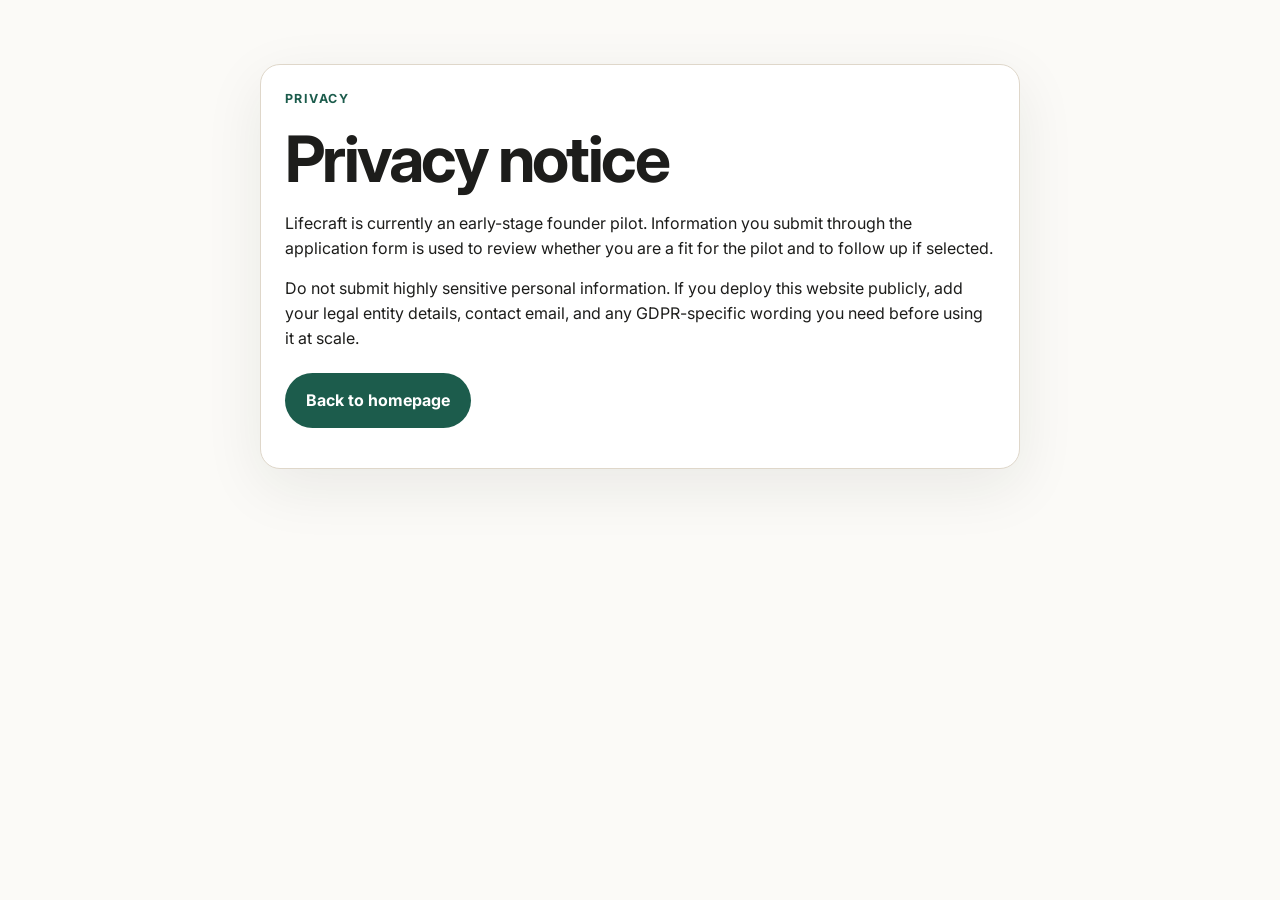
<file: privacy.html>
<!DOCTYPE html>
<html lang="en">
<head>
  <meta charset="UTF-8" />
  <meta name="viewport" content="width=device-width, initial-scale=1.0" />
  <title>Privacy | Lifecraft</title>
  <link rel="preconnect" href="https://fonts.googleapis.com">
  <link rel="preconnect" href="https://fonts.gstatic.com" crossorigin>
  <link href="https://fonts.googleapis.com/css2?family=Inter:wght@400;500;600;700;800&display=swap" rel="stylesheet">
  <link rel="stylesheet" href="styles.css" />
</head>
<body>
  <main class="section">
    <div class="container narrow-shell card form-card legal-card">
      <p class="section-label">Privacy</p>
      <h1>Privacy notice</h1>
      <p>Lifecraft is currently an early-stage founder pilot. Information you submit through the application form is used to review whether you are a fit for the pilot and to follow up if selected.</p>
      <p>Do not submit highly sensitive personal information. If you deploy this website publicly, add your legal entity details, contact email, and any GDPR-specific wording you need before using it at scale.</p>
      <div class="actions">
        <a class="btn" href="index.html">Back to homepage</a>
      </div>
    </div>
  </main>
</body>
</html>
</file>
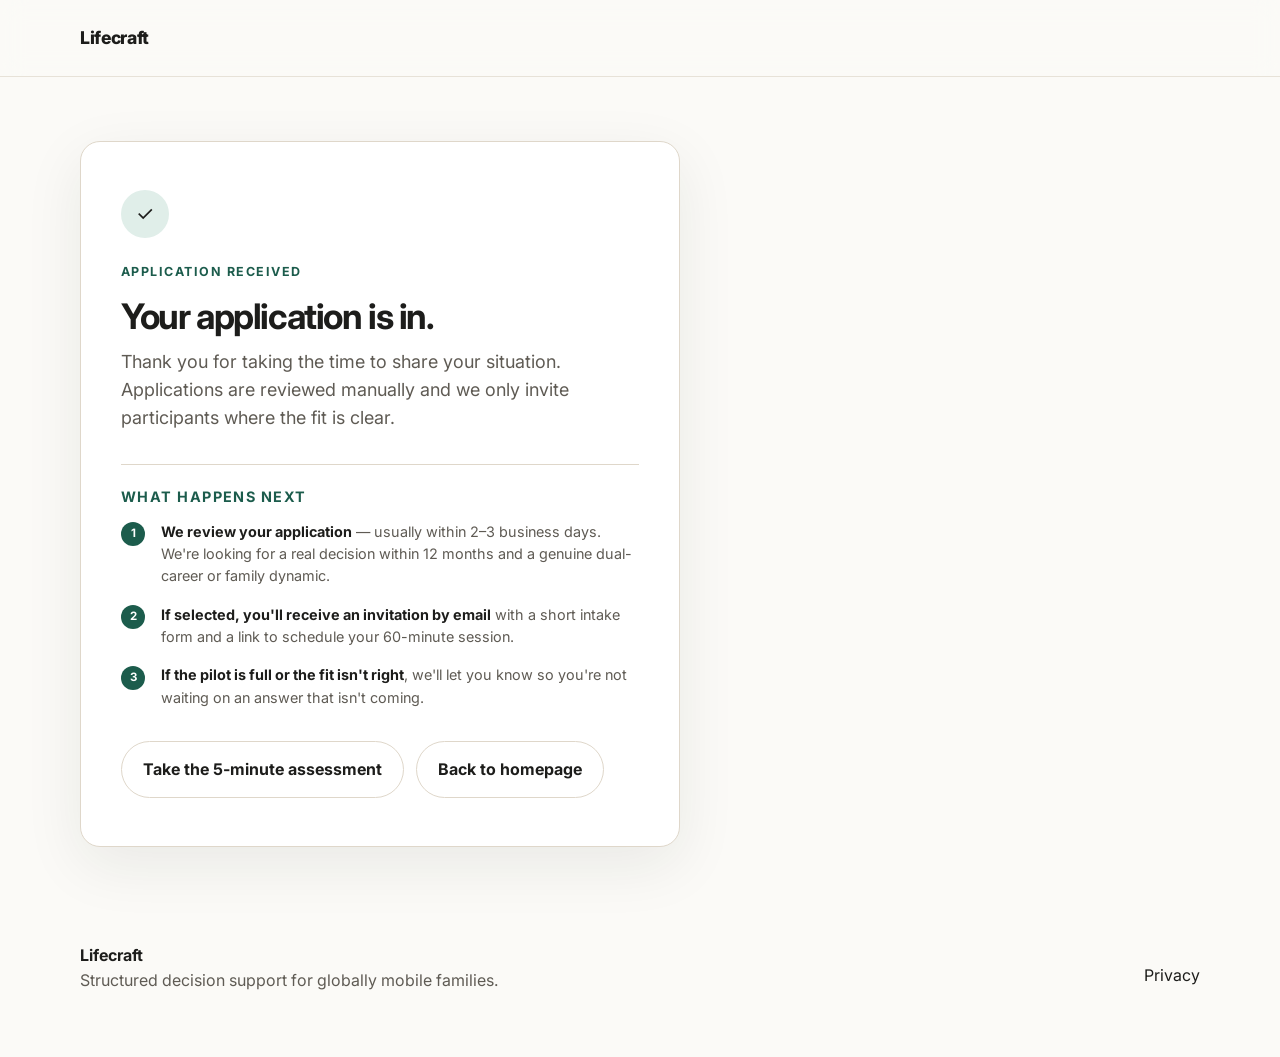
<file: thank-you.html>
<!DOCTYPE html>
<html lang="en">
<head>
  <meta charset="UTF-8" />
  <meta name="viewport" content="width=device-width, initial-scale=1.0" />
  <title>Application received | Lifecraft</title>
  <link rel="preconnect" href="https://fonts.googleapis.com">
  <link rel="preconnect" href="https://fonts.gstatic.com" crossorigin>
  <link href="https://fonts.googleapis.com/css2?family=Inter:wght@400;500;600;700;800&display=swap" rel="stylesheet">
  <link rel="stylesheet" href="styles.css" />
  <style>
    .thankyou-shell {
      min-height: 80vh;
      display: flex;
      align-items: center;
      justify-content: center;
      padding: 4rem 0;
    }
    .thankyou-card {
      max-width: 600px;
      width: 100%;
      padding: 3rem 2.5rem;
      text-align: left;
    }
    .check-icon {
      width: 48px;
      height: 48px;
      background: var(--brand-soft);
      border-radius: 50%;
      display: flex;
      align-items: center;
      justify-content: center;
      margin-bottom: 1.5rem;
      font-size: 1.3rem;
    }
    .thankyou-card h1 {
      font-size: clamp(1.6rem, 3vw, 2.2rem);
      margin-bottom: .75rem;
    }
    .thankyou-card .lead {
      color: var(--muted);
      margin-bottom: 2rem;
    }
    .next-steps {
      border-top: 1px solid var(--line);
      padding-top: 1.5rem;
      margin-bottom: 2rem;
    }
    .next-steps h3 {
      font-size: .9rem;
      text-transform: uppercase;
      letter-spacing: .1em;
      color: var(--brand);
      margin-bottom: 1rem;
    }
    .step-row {
      display: flex;
      gap: 1rem;
      align-items: flex-start;
      margin-bottom: 1rem;
    }
    .step-num {
      width: 24px;
      height: 24px;
      background: var(--brand);
      color: white;
      border-radius: 50%;
      display: flex;
      align-items: center;
      justify-content: center;
      font-size: .72rem;
      font-weight: 700;
      flex-shrink: 0;
      margin-top: .1rem;
    }
    .step-text {
      font-size: .9rem;
      color: var(--muted);
      line-height: 1.55;
    }
    .step-text strong { color: var(--text); }
    .thankyou-actions {
      display: flex;
      gap: .8rem;
      flex-wrap: wrap;
    }
  </style>
</head>
<body>
  <header class="site-header slim-header">
    <div class="container nav">
      <a class="brand" href="index.html">Lifecraft</a>
    </div>
  </header>

  <main class="thankyou-shell">
    <div class="container">
      <div class="card thankyou-card">
        <div class="check-icon">✓</div>
        <p class="eyebrow">Application received</p>
        <h1>Your application is in.</h1>
        <p class="lead">
          Thank you for taking the time to share your situation. Applications are reviewed manually
          and we only invite participants where the fit is clear.
        </p>

        <div class="next-steps">
          <h3>What happens next</h3>
          <div class="step-row">
            <div class="step-num">1</div>
            <div class="step-text"><strong>We review your application</strong> — usually within 2–3 business days. We're looking for a real decision within 12 months and a genuine dual-career or family dynamic.</div>
          </div>
          <div class="step-row">
            <div class="step-num">2</div>
            <div class="step-text"><strong>If selected, you'll receive an invitation by email</strong> with a short intake form and a link to schedule your 60-minute session.</div>
          </div>
          <div class="step-row">
            <div class="step-num">3</div>
            <div class="step-text"><strong>If the pilot is full or the fit isn't right</strong>, we'll let you know so you're not waiting on an answer that isn't coming.</div>
          </div>
        </div>

        <div class="thankyou-actions">
          <a class="btn btn-secondary" href="assessment.html">Take the 5-minute assessment</a>
          <a class="btn btn-secondary" href="index.html">Back to homepage</a>
        </div>
      </div>
    </div>
  </main>

  <footer class="site-footer">
    <div class="container footer-grid">
      <div>
        <strong>Lifecraft</strong>
        <p class="footer-copy">Structured decision support for globally mobile families.</p>
      </div>
      <div class="footer-links">
        <a href="privacy.html">Privacy</a>
      </div>
    </div>
  </footer>
</body>
</html>
</file>
<file: styles.css>
:root {
  --bg: #fbfaf7;
  --surface: #ffffff;
  --surface-alt: #f2eee6;
  --text: #1d1d1b;
  --muted: #5f5b54;
  --line: #dfd7ca;
  --brand: #1c5c4c;
  --brand-dark: #124236;
  --brand-soft: #e0eee9;
  --shadow: 0 18px 60px rgba(27, 38, 30, 0.08);
  --radius: 20px;
}

* { box-sizing: border-box; }
html { scroll-behavior: smooth; }
body {
  margin: 0;
  font-family: Inter, system-ui, sans-serif;
  background: var(--bg);
  color: var(--text);
  line-height: 1.55;
}

a { color: inherit; text-decoration: none; }
p { margin: 0 0 1rem; }
h1, h2, h3 { line-height: 1.1; margin: 0 0 1rem; }
h1 { font-size: clamp(2.4rem, 5vw, 4.4rem); letter-spacing: -0.04em; }
h2 { font-size: clamp(1.8rem, 3vw, 2.8rem); letter-spacing: -0.03em; }
h3 { font-size: 1.15rem; }
ul, ol { margin: 0; padding-left: 1.2rem; }

.container {
  width: min(1120px, calc(100% - 2rem));
  margin: 0 auto;
}

.site-header {
  position: sticky;
  top: 0;
  z-index: 20;
  backdrop-filter: blur(12px);
  background: rgba(251, 250, 247, 0.82);
  border-bottom: 1px solid rgba(223, 215, 202, 0.7);
}

.slim-header { position: static; }

.nav {
  min-height: 76px;
  display: flex;
  justify-content: space-between;
  align-items: center;
  gap: 1rem;
}

.nav-links {
  display: flex;
  align-items: center;
  gap: 1rem;
  flex-wrap: wrap;
}

.brand {
  font-weight: 800;
  font-size: 1.1rem;
  letter-spacing: -0.02em;
}

.nav-link {
  color: var(--muted);
  font-weight: 500;
}

.hero {
  padding: 5rem 0 4rem;
}

.hero-grid,
.two-col,
.offer-grid,
.fit-grid,
.form-layout,
.footer-grid,
.result-grid {
  display: grid;
  gap: 1.5rem;
}

.hero-grid { grid-template-columns: 1.15fr 0.85fr; align-items: center; }
.two-col { grid-template-columns: 1fr 1fr; }
.offer-grid { grid-template-columns: 1.15fr 0.85fr; }
.fit-grid { grid-template-columns: 1fr 1fr; }
.form-layout { grid-template-columns: 0.85fr 1.15fr; align-items: start; }
.footer-grid { grid-template-columns: 1fr auto; align-items: center; }
.result-grid { grid-template-columns: 1fr 1fr; }
.result-grid.single { grid-template-columns: 1fr; }

.eyebrow,
.section-label,
.price-eyebrow,
.mini-label {
  text-transform: uppercase;
  letter-spacing: 0.12em;
  font-size: 0.78rem;
  font-weight: 700;
  color: var(--brand);
}

.hero-copy,
.lead {
  font-size: 1.125rem;
  color: var(--muted);
  max-width: 720px;
}

.cta-row,
.actions {
  display: flex;
  gap: 0.9rem;
  flex-wrap: wrap;
  margin: 1.4rem 0 1rem;
}

.micro-proof {
  display: flex;
  flex-wrap: wrap;
  gap: 0.65rem;
  color: var(--muted);
  font-size: 0.95rem;
}

.card {
  background: var(--surface);
  border: 1px solid var(--line);
  border-radius: var(--radius);
  box-shadow: var(--shadow);
}

.hero-card,
.offer-card,
.price-card,
.fit-card,
.process-card,
.sidebar-note,
.form-card,
.result-card,
.legal-card,
.assessment-card,
.result-box {
  padding: 1.5rem;
}

.decision-grid {
  display: grid;
  gap: 1rem;
  grid-template-columns: 1fr 1fr;
}

.decision-box {
  background: var(--surface-alt);
  border-radius: 16px;
  padding: 1rem;
}

.decision-box-wide { grid-column: 1 / -1; }

.section {
  padding: 4rem 0;
}

.muted {
  background: #f6f1e8;
  border-top: 1px solid var(--line);
  border-bottom: 1px solid var(--line);
}

.feature-list li,
.number-list li {
  margin-bottom: 0.7rem;
}

.compact li { margin-bottom: 0.5rem; }

.price-stack {
  display: grid;
  gap: 0.9rem;
  margin: 1rem 0;
}

.price-stack div {
  display: flex;
  align-items: baseline;
  gap: 0.5rem;
  padding: 0.8rem 0.9rem;
  border-radius: 14px;
  background: var(--surface-alt);
}

.price-stack strong {
  font-size: 1.65rem;
  letter-spacing: -0.03em;
}

.process-grid {
  display: grid;
  gap: 1.5rem;
}

.process-cards {
  display: grid;
  gap: 1rem;
  grid-template-columns: repeat(3, 1fr);
}

.step {
  width: 2rem;
  height: 2rem;
  display: inline-grid;
  place-items: center;
  border-radius: 999px;
  background: var(--brand-soft);
  color: var(--brand-dark);
  font-weight: 700;
  margin-bottom: 0.8rem;
}

.cta-band {
  background: linear-gradient(135deg, var(--brand-dark), var(--brand));
  color: #fff;
}

.cta-band-inner {
  display: flex;
  align-items: center;
  justify-content: space-between;
  gap: 1rem;
}

.light { color: rgba(255, 255, 255, 0.8); }

.footer-row,
.footer-links {
  display: flex;
  gap: 1rem;
  flex-wrap: wrap;
}

.site-footer {
  padding: 2rem 0 3rem;
}

.footer-copy,
.small,
.help-text {
  color: var(--muted);
}

.btn {
  appearance: none;
  border: 0;
  border-radius: 999px;
  background: var(--brand);
  color: #fff;
  padding: 0.95rem 1.3rem;
  font-weight: 700;
  cursor: pointer;
  transition: transform 0.18s ease, background 0.18s ease;
  display: inline-flex;
  justify-content: center;
  align-items: center;
}

.btn:hover { transform: translateY(-1px); background: var(--brand-dark); }
.btn-secondary {
  background: transparent;
  color: var(--text);
  border: 1px solid var(--line);
}
.btn-secondary:hover { background: #f2eee6; }
.btn-light { background: #fff; color: var(--brand-dark); }
.btn-small { padding: 0.7rem 1rem; }
.full-width { width: 100%; }

label,
legend {
  display: block;
  margin-bottom: 0.45rem;
  font-weight: 600;
}

input,
select,
textarea {
  width: 100%;
  font: inherit;
  padding: 0.9rem 1rem;
  border-radius: 14px;
  border: 1px solid var(--line);
  background: #fff;
  color: var(--text);
}

textarea { resize: vertical; }
fieldset {
  margin: 0;
  padding: 0;
  border: 0;
}

.form-card form,
.question-block {
  display: grid;
  gap: 1rem;
}

.form-grid {
  display: grid;
  grid-template-columns: 1fr 1fr;
  gap: 1rem;
}

.checkbox-grid {
  display: grid;
  grid-template-columns: 1fr 1fr;
  gap: 0.8rem;
}

.checkbox-grid label {
  display: flex;
  align-items: flex-start;
  gap: 0.6rem;
  font-weight: 500;
  padding: 0.9rem 1rem;
  border-radius: 14px;
  border: 1px solid var(--line);
  background: #fff;
}

.checkbox-grid input {
  width: auto;
  margin-top: 0.1rem;
}

.range-value {
  color: var(--muted);
  font-size: 0.95rem;
}

.hidden-field {
  position: absolute;
  left: -9999px;
}

.result-shell {
  min-height: 100vh;
  display: grid;
  place-items: center;
  padding: 2rem 0;
}

.result-card {
  width: min(860px, calc(100% - 2rem));
}

.tag {
  display: inline-flex;
  background: var(--surface-alt);
  border-radius: 999px;
  padding: 0.45rem 0.8rem;
  margin: 0 0.45rem 0.45rem 0;
  color: var(--muted);
  font-size: 0.92rem;
}

.narrow-shell {
  width: min(760px, 100%);
}

@media (max-width: 900px) {
  .hero-grid,
  .two-col,
  .offer-grid,
  .fit-grid,
  .form-layout,
  .footer-grid,
  .result-grid,
  .process-cards,
  .form-grid,
  .checkbox-grid {
    grid-template-columns: 1fr;
  }

  .cta-band-inner,
  .footer-grid {
    align-items: flex-start;
  }

  .nav {
    padding: 0.8rem 0;
    align-items: flex-start;
  }
}
</file>
